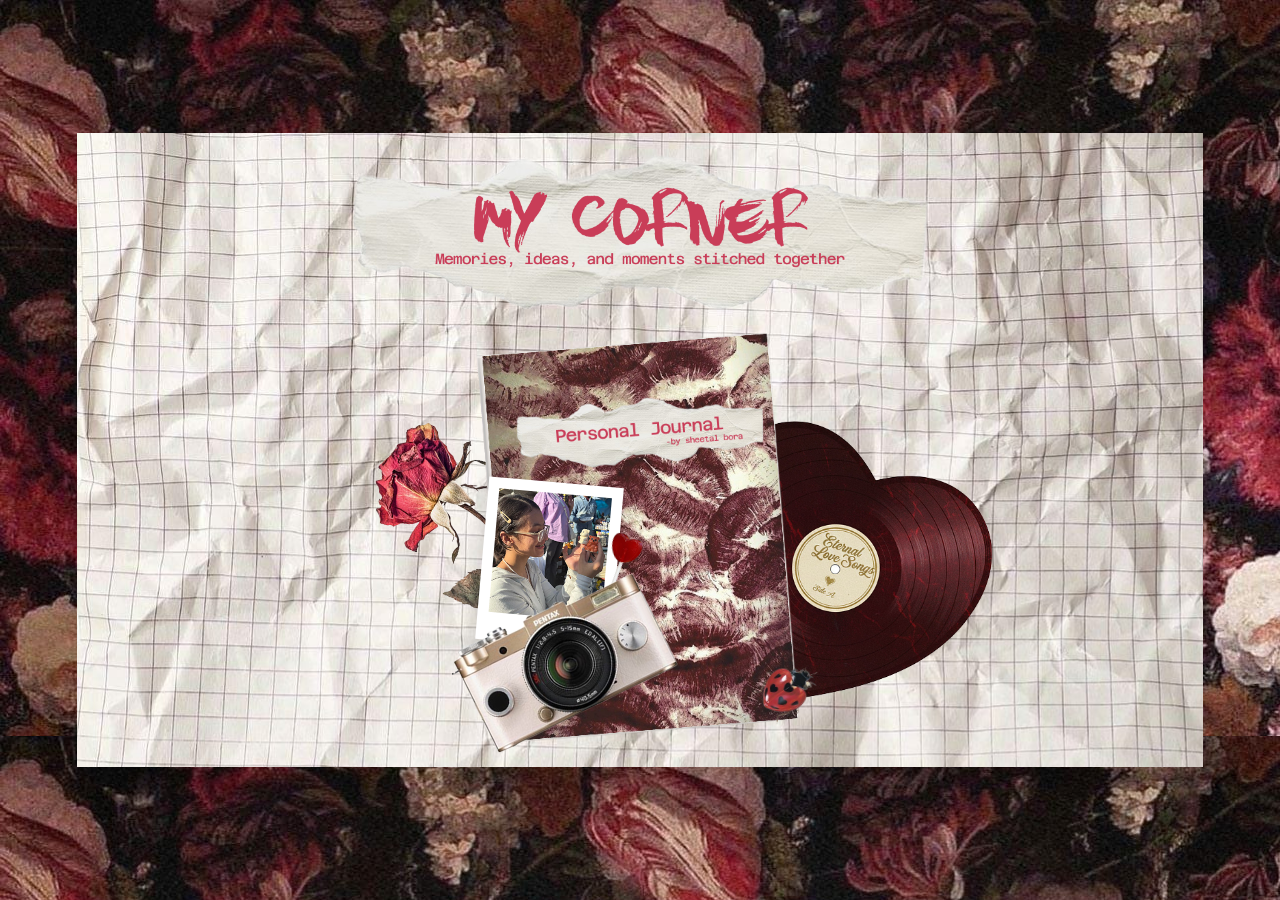
<file: index.html>
<!DOCTYPE html>
<html lang="en">
<head>
  <meta charset="UTF-8" />
  <meta name="viewport" content="width=device-width, initial-scale=1.0" />
  <title>My Corner</title>
  <link rel="stylesheet" href="style.css" />
</head>
<body>

  <section class="scrapbook-page">

    <!-- not clickable -->
    <img src="Image/Group 17.png" alt="My Corner" class="title-img">

    <!-- journal cover -->
    <a href="Personal journal.html" class="item cover">
      <img src="Image/SCRAPBOOK.png" alt="Personal Journal">
    </a>

    <!-- rose -->
    <a href="rose.html" class="item rose">
      <img src="Image/ROSE.png" alt="Rose">
    </a>

    <!-- cd -->
    <a href="music.html" class="item cd">
      <img src="Image/CD.png" alt="Music CD">
    </a>

    <!-- camera -->
    <a href="camera.html" class="item camera">
      <img src="Image/CAMERA.png" alt="Camera">
    </a>

    <!-- insect -->
    <a href="insect.html" class="item insect">
      <img src="Image/INSECT.png" alt="Insect">
    </a>

    <!-- lollipop / heart -->
    <a class="item heart">
      <img src="Image/LOLIPOP.png" alt="Heart Sticker">
    </a>

    <!-- polaroid -->
    <a href="About me.html" class="item polaroid">
      <div class="polaroid-frame">
        <img src="Image/ME1.png" alt="Polaroid Photo" id="slideshow-photo">
      </div>
    </a>

  </section>

  <script src="script.js"></script>
</body>
</html>
</file>
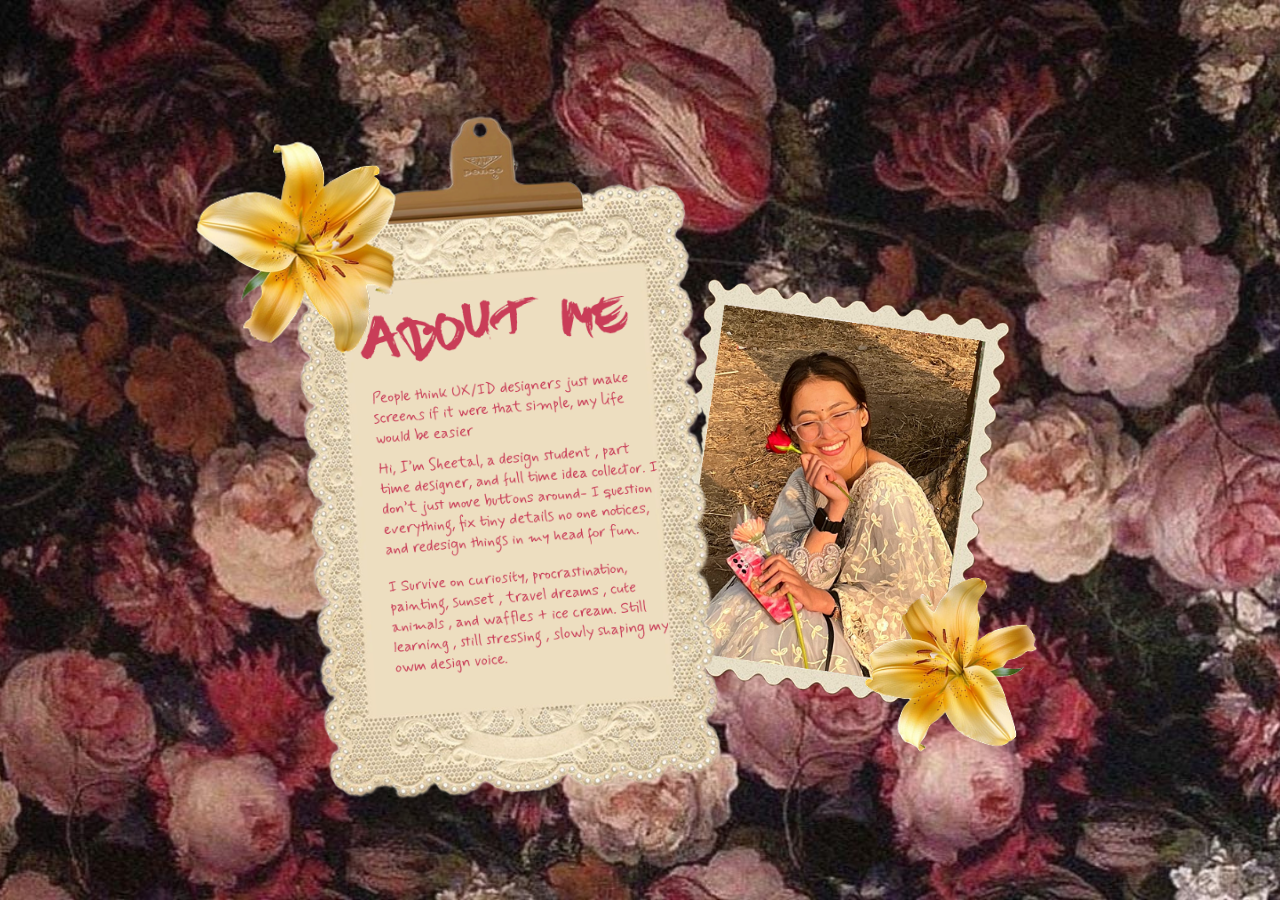
<file: About me.html>
<!DOCTYPE html>
<html lang="en">
<head>
<meta charset="UTF-8">
<meta name="viewport" content="width=device-width, initial-scale=1.0">
<title>About Me</title>

<style>

*{
margin:0;
padding:0;
box-sizing:border-box;
}

body{
height:100vh;
display:flex;
justify-content:center;
align-items:center;

background:url("Image/BGGGG.jpeg") center/cover no-repeat;

font-family:sans-serif;
}

/* main layout */

.container{
display:flex;
align-items:center;
justify-content:center;
gap:50px;
position:relative;
}

/* board */

.about-board{
width:485px;
display:block;
position:relative;
z-index:3;
}

/* polaroid group */

.polaroid-wrap{
position:relative;

width:380px;
height:440px;

margin-top:90px;
margin-left:-160px;
}

/* static polaroid frame */

.polaroid-back{
position:absolute;
top:0;
left:0;

width:100%;
height:100%;

object-fit:cover;
border-radius:8px;

z-index:1;
}

/* changing photo */

.polaroid-photo{
position:absolute;
top:0;
left:0;

width:100%;
height:100%;

object-fit:cover;
border-radius:8px;

transition:opacity .6s ease;

z-index:2;
}

/* flowers */

.flower{
position:absolute;
width:240px;
z-index:5;
pointer-events:none;
}

/* flower top left */

.flower-left{
top:-150px;
left:-460px;
}

/* flower bottom right */

.flower-right{
bottom:-80px;
right:-60px;
}

</style>
</head>

<body>

<div class="container">

<!-- about board -->
<img src="Image/BOARD.png" class="about-board">


<!-- polaroid group -->
<div class="polaroid-wrap">

<!-- static polaroid frame -->
<img src="Image/BG ABOUT ME POLOROID.png" class="polaroid-back">

<!-- changing image -->
<img id="polaroid" class="polaroid-photo" src="Image/IMAGE ABOUT ME.png">

<!-- flower decorations -->
<img src="Image/yel flower upper.png" class="flower flower-left">

<img src="Image/yellow flower lower.png" class="flower flower-right">

</div>

</div>

<script>

/* slideshow images */

const images = [
"Image/IMAGE ABOUT ME.png",
"Image/ABOUT ME 1.png",
"Image/ABOUT ME 2.png",
"Image/ABOUT ME 5.png"
];

let index = 0;

function changePhoto(){

const photo = document.getElementById("polaroid");

photo.style.opacity = 0;

setTimeout(()=>{

index = (index + 1) % images.length;

photo.src = images[index];

photo.style.opacity = 1;

},300);

}

setInterval(changePhoto,3000);

</script>

</body>
</html>
</file>
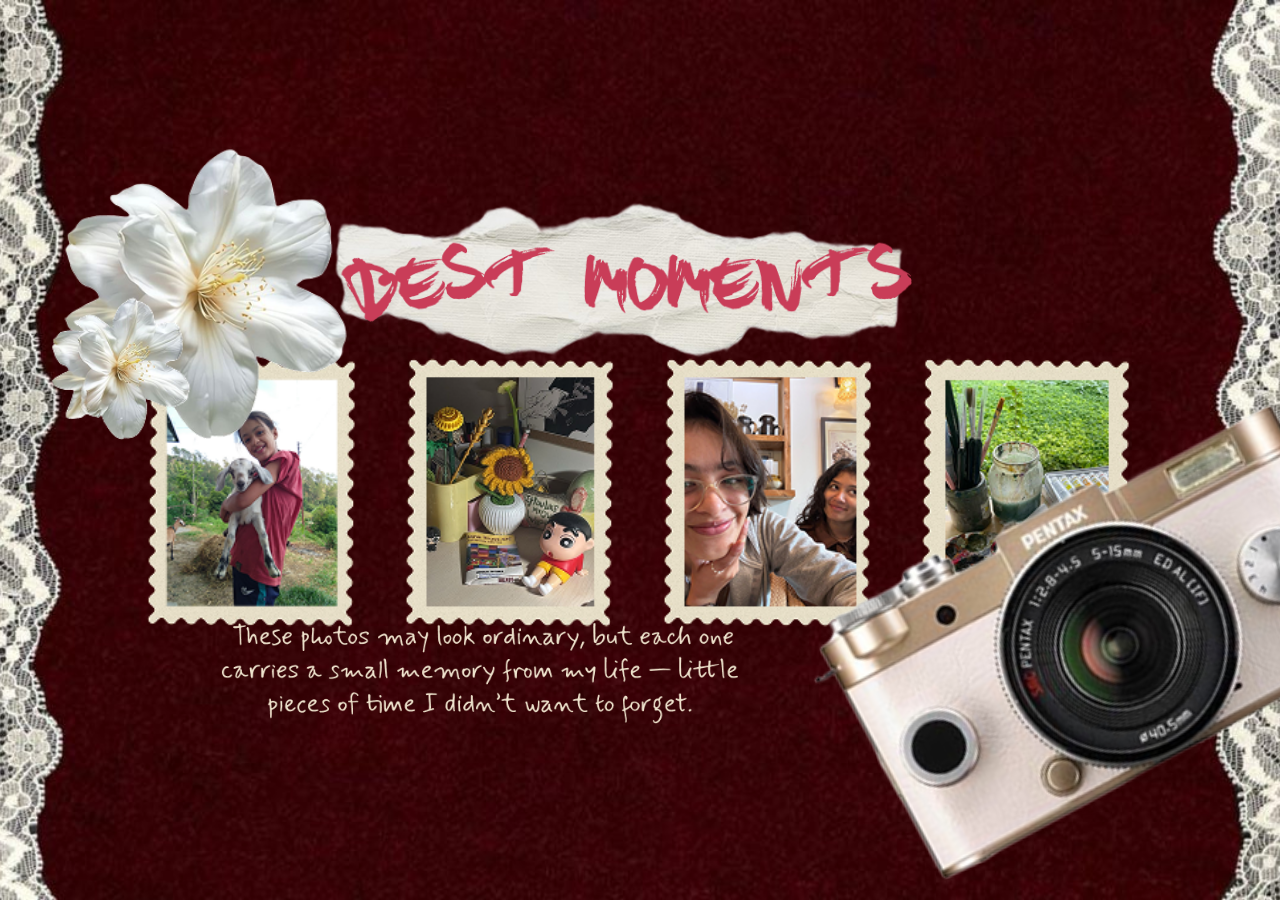
<file: camera.html>
<!DOCTYPE html>
<html lang="en">
<head>
  <meta charset="UTF-8" />
  <meta name="viewport" content="width=device-width, initial-scale=1.0" />
  <title>Best Moments</title>

  <style>
    *{
      margin:0;
      padding:0;
      box-sizing:border-box;
    }

    html, body{
      width:100%;
      height:100%;
    }

    body{
      min-height:100vh;
      display:flex;
      justify-content:center;
      align-items:center;
      overflow:hidden;
      font-family:Arial, sans-serif;
      background:url("Image/MOMENT BACKGROUND.jpeg") center center / cover no-repeat;
    }

    .scene{
      position:relative;
      width:min(96vw, 1400px);
      aspect-ratio:16 / 9;
      overflow:visible;
    }

    /* flower */
    .flower-img{
      position:relative;
      top:6%;
      left:2%;
      width:60%;
      max-width:300px;
      z-index:5;
      
    }

    /* heading */
    .title-img{
      position:relative;
      top:-30%;
      left:50%;
      transform:translateX(-50%);
      width: 60%;
      max-width:620px;
      z-index:4;
      display:block;
    }

    /* center photos */
    .center-photos{
      position:absolute;
      top:32%;
      left:50%;
      transform:translateX(-50%);
      display:flex;
      justify-content:center;
      align-items:flex-start;
      gap:8px;
      width:auto;
      z-index:4;
    }

    .polaroid{
      width:250px;
      aspect-ratio:3/4;
      object-fit:cover;
      display:block;
      transition:all 0.4s ease;
      cursor:pointer;
    }

    .polaroid:hover{
      transform:scale(1.08);
  
    }

    /* text content */
    .content-img{
      position:absolute;
      top:75%;
      left:37%;
      transform:translateX(-50%);
      width:42%;
      max-width:760px;
      z-index:4;
      display:block;
    }

    /* camera */
    .camera-img{
      position:absolute;
      right:-12%;
      bottom:-8%;
      width:88%;
      max-width:610px;
      z-index:6;
      transform:rotate(-15deg);
      display:block;
    }

    @media (max-width: 900px){
      .title-img{
        width:52%;
        top:12%;
      }

      .flower-img{
        width:16%;
      }

      .polaroid{
        width:130px;
      }

      .center-photos{
        top:35%;
        gap:18px;
      }

      .content-img{
        width:64%;
        top:66%;
      }

      .camera-img{
        width:36%;
      }
    }

    @media (max-width: 640px){
      .scene{
        width:100vw;
        aspect-ratio:9 / 16;
      }

      .title-img{
        width:68%;
        top:10%;
      }

      .flower-img{
        width:22%;
        top:5%;
        left:2%;
      }

      .center-photos{
        top:28%;
        gap:10px;
      }

      .polaroid{
        width:82px;
      }

      .content-img{
        width:82%;
        top:52%;
      }

      .camera-img{
        width:48%;
        right:-6%;
        bottom:-1%;
      }
    }
  </style>
</head>
<body>

  <div class="scene">

    <!-- flower -->
    <img src="Image/MO WHITE FLOWER.png" alt="Flower" class="flower-img">

    <!-- title image -->
    <img src="Image/MOMENT MAIN HEADING.png" alt="Best Moments" class="title-img">

    <!-- middle four images -->
    <div class="center-photos">
      <img src="Image/M1.png" class="polaroid" alt="Photo 1">
      <img src="Image/MO4.png" class="polaroid" alt="Photo 2">
      <img src="Image/M3.png" class="polaroid" alt="Photo 3">
      <img src="Image/M4.png" class="polaroid" alt="Photo 4">
    </div>

    <!-- text content image -->
    <img src="Image/MO CONTENT.png" alt="Text Content" class="content-img">

    <!-- camera -->
    <img src="Image/CAMERA.png" alt="Camera" class="camera-img">

  </div>

</body>
</html>
</file>
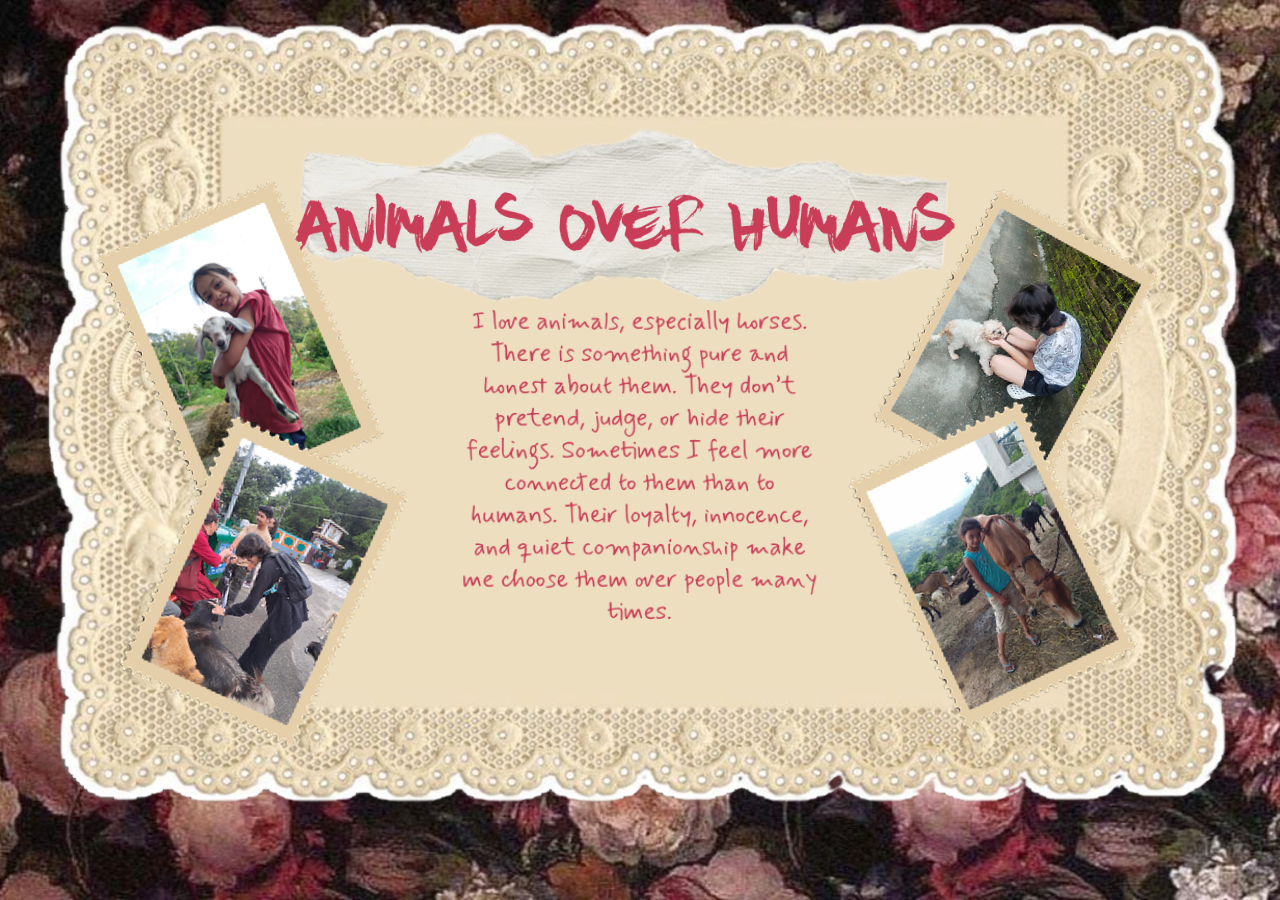
<file: insect.html>
<!DOCTYPE html>
<html lang="en">
<head>
  <meta charset="UTF-8" />
  <meta name="viewport" content="width=device-width, initial-scale=1.0" />
  <title>Animals Over Humans</title>

  <style>
    *{
      margin:0;
      padding:0;
      box-sizing:border-box;
    }

    body{
      min-height:100vh;
      display:flex;
      justify-content:center;
      align-items:center;
      overflow:hidden;
      background:url("Image/BGGGG.jpeg") center/cover no-repeat;
      font-family:Arial, sans-serif;
    }

    .scene{
      position:relative;
      width:min(92vw, 1300px);
      aspect-ratio:16/10;
    }

    /* white board image */
    .board{
      position:absolute;
      inset:0;
      width:110%;
      height:110%;
      object-fit:contain;
      z-index:1;
      left:-55px;
      top: -10%
      ;
      pointer-events:none;
      user-select:none;
    }

    /* heading image */
    .heading{
      position:absolute;
      top:5%;
      left:50%;
      transform:translateX(-50%);
      width:60%;
      max-width:700px;
      z-index:3;
      pointer-events:none;
      user-select:none;
    }

    /* text image */
    .text-img{
      position:absolute;
      top:31%;
      left:50%;
      transform:translateX(-50%);
      width:30%;
      max-width:470px;
      z-index:3;
      pointer-events:none;
      user-select:none;
    }

    /* common photo style */
    .photo{
      position:absolute;
      width:90%;
      max-width:260px;
      z-index:3;
      display:block;
      user-select:none;
    }

    .photo img{
      width:100%;
      display:block;
      pointer-events:none;
    }

    /* left photos */
    .photo1{
      top:14%;
      left:5%;
      transform:rotate(-9deg);
    }

    .photo2{
      top:46%;
      left:7%;
      transform:rotate(10deg);
    }

    /* right photos */
    .photo3{
      top:15%;
      right:7%;
      transform:rotate(10deg);
    }

    .photo4{
      top:44%;
      right:9%;
      transform:rotate(-10deg);
    }
/* hover effect for photos */

.photo{
transition: all .35s ease;
cursor:pointer;
}

.photo:hover{
transform: scale(1.08) rotate(0deg);
filter: drop-shadow(0 12px 20px rgba(0,0,0,0.25));
z-index:5;
}
.photo1:hover{
transform:scale(1.08) rotate(-5deg);
}

.photo2:hover{
transform:scale(1.08) rotate(5deg);
}

.photo3:hover{
transform:scale(1.08) rotate(5deg);
}

.photo4:hover{
transform:scale(1.08) rotate(-5deg);
}
    @media (max-width: 900px){
      .heading{
        width:58%;
      }

      .text-img{
        width:40%;
      }

      .photo{
        width:16%;
      }

      .photo1{ left:14%; }
      .photo2{ left:18%; }
      .photo3{ right:14%; }
      .photo4{ right:18%; }
    }

    @media (max-width: 640px){
      .scene{
        width:100vw;
        aspect-ratio:9/16;
      }

      .heading{
        width:74%;
        top:9%;
      }

      .text-img{
        width:56%;
        top:33%;
      }

      .photo{
        width:22%;
      }

      .photo1{
        top:24%;
        left:8%;
      }

      .photo2{
        top:62%;
        left:12%;
      }

      .photo3{
        top:24%;
        right:8%;
      }

      .photo4{
        top:62%;
        right:12%;
      }
    }
  </style>
</head>
<body>

  <div class="scene">

    <!-- white background board image -->
    <img src="Image/ANIMAL BG.png" alt="Board" class="board">

    <!-- heading image -->
    <img src="Image/ANIMAL MAIN HEADING.png" alt="Animals Over Humans" class="heading">

    <!-- center text image -->
    <img src="Image/ANIMAL CONTENT.png" alt="Text Content" class="text-img">

    <!-- side images -->
    <div class="photo photo1">
      <img src="Image/ANIMAL P1.png" alt="Photo 1">
    </div>

    <div class="photo photo2">
      <img src="Image/ANIMAL P2.png" alt="Photo 2">
    </div>

    <div class="photo photo3">
      <img src="Image/ANIMAL RIGHT P1.png" alt="Photo 3">
    </div>

    <div class="photo photo4">
      <img src="Image/ANIMAL RIGHT P2.png" alt="Photo 4">
    </div>

  </div>

</body>
</html>
</file>
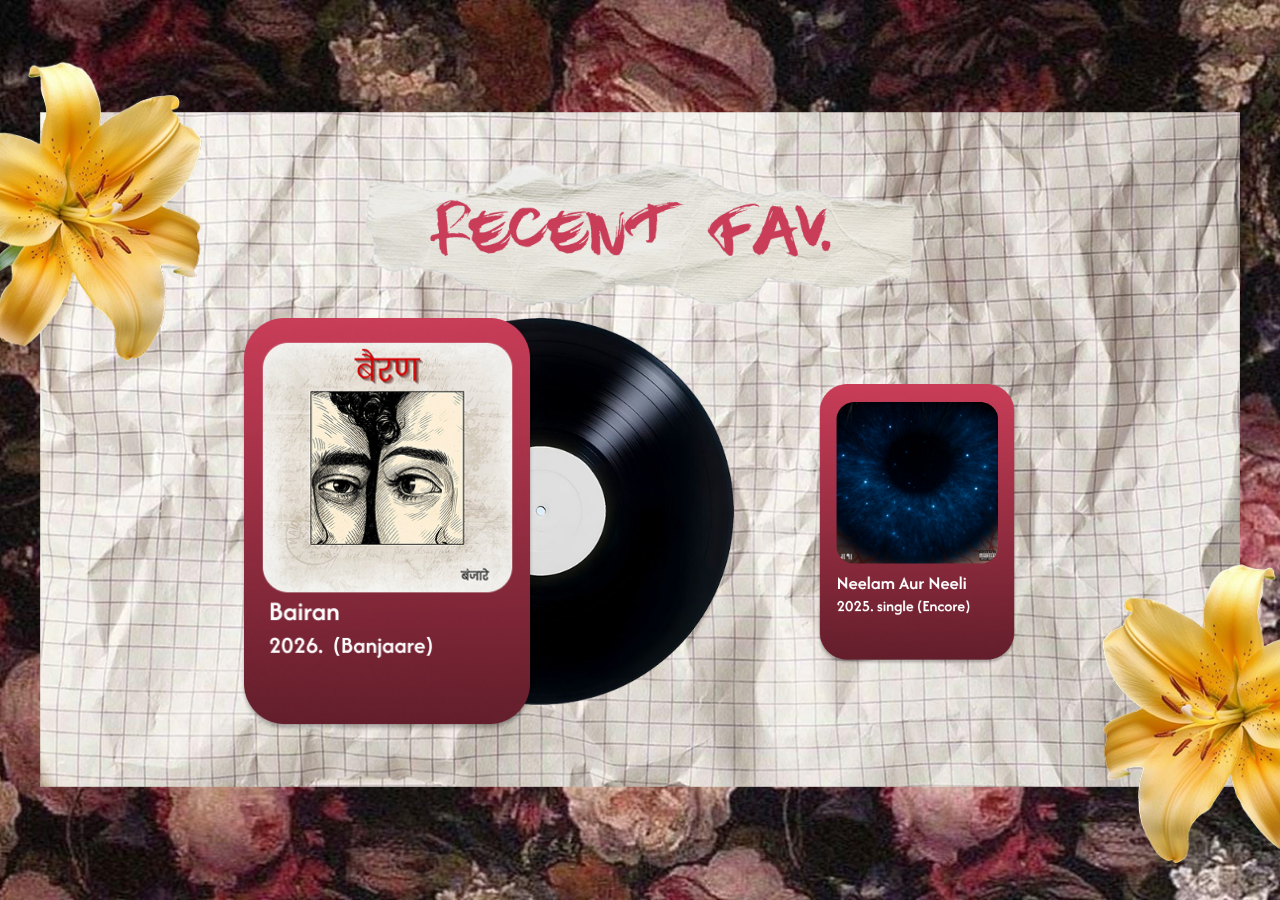
<file: music.html>
<!DOCTYPE html>
<html lang="en">
<head>
<meta charset="UTF-8">
<meta name="viewport" content="width=device-width, initial-scale=1.0">
<title>Recent Fav</title>

<style>

*{
margin:0;
padding:0;
box-sizing:border-box;
}

body{
min-height:100vh;
display:flex;
justify-content:center;
align-items:center;
overflow:hidden;
font-family:Arial,sans-serif;

background:url("Image/mbg.png") center/cover no-repeat;
}

.scene{
position:relative;
width:min(92vw,1280px);
aspect-ratio:16/9;
overflow:hidden;
}

/* heading */

.heading{
position:absolute;
top:5%;
left:50%;
transform:translateX(-50%);
width:50%;
max-width:560px;
z-index:10;
}

/* albums */

.album{
position:absolute;
cursor:pointer;
transition:all .8s cubic-bezier(.22,.8,.2,1);
z-index:6;
}

.album img{
width:100%;
display:block;
pointer-events:none;
}

/* big album */

.album-large{
left:16%;
top:30%;
width:25%;
}

/* small album */

.album-small{
left:65%;
top:40%;
width:17%;
}

/* CD */

.cd{
position:absolute;
left:25%;
top:30%;
width:33%;
z-index:4;
animation:spin 6s linear infinite;
}

.cd img{
width:100%;
}
/* album hover effect */

.album:hover{
transform:scale(1.05);

filter:drop-shadow(0 10px 20px rgba(0,0,0,0.25));

transition:all .35s ease;
}

/* small album stronger hover */

.album-small:hover{
transform:scale(1.08);
}

/* cd hover subtle glow */

.cd:hover{
filter:drop-shadow(0 0 10px rgba(255,255,255,0.35));
}
@keyframes spin{
from{transform:rotate(0deg);}
to{transform:rotate(360deg);}
}

/* music notes */

.music-layer{
position:absolute;
inset:0;
pointer-events:none;
z-index:9;
}

.note{
position:absolute;
font-size:26px;
color:#ff4a4a;
opacity:0;
animation:floatNote 4s linear infinite;
}

.note.n1{left:53%;top:45%;animation-delay:0s;}
.note.n2{left:56%;top:40%;animation-delay:1s;}
.note.n3{left:51%;top:49%;animation-delay:2s;}

@keyframes floatNote{

0%{
transform:translate(0,0) scale(.7);
opacity:0;
}

20%{
opacity:1;
}

80%{
opacity:1;
}

100%{
transform:translate(40px,-70px) scale(1.1);
opacity:0;
}

}

</style>
</head>

<body>

<div class="scene state-bairan" id="scene">

<!-- heading -->
<img src="Image/music heading.png" class="heading">

<!-- big album -->
<div class="album album-large" id="bigAlbumWrap">
<img src="Image/music biran full.png" id="bigAlbum">
</div>

<!-- CD -->
<div class="cd">
<img src="Image/music cd.png">
</div>

<!-- small album -->
<div class="album album-small" id="smallAlbumWrap">
<img src="Image/music neelm full.png" id="smallAlbum">
</div>

<!-- music notes -->
<div class="music-layer">
<div class="note n1">♪</div>
<div class="note n2">♫</div>
<div class="note n3">♩</div>
</div>

</div>

<script>

const scene=document.getElementById("scene")
const bigAlbum=document.getElementById("bigAlbum")
const smallAlbum=document.getElementById("smallAlbum")

const bigWrap=document.getElementById("bigAlbumWrap")
const smallWrap=document.getElementById("smallAlbumWrap")

let current="bairan"

function swap(){

if(current==="bairan"){

bigAlbum.src="Image/music neelm full.png"
smallAlbum.src="Image/music biran full.png"

current="neelam"

}else{

bigAlbum.src="Image/music biran full.png"
smallAlbum.src="Image/music neelm full.png"

current="bairan"

}

}

bigWrap.onclick=swap
smallWrap.onclick=swap

</script>

</body>
</html>
</file>
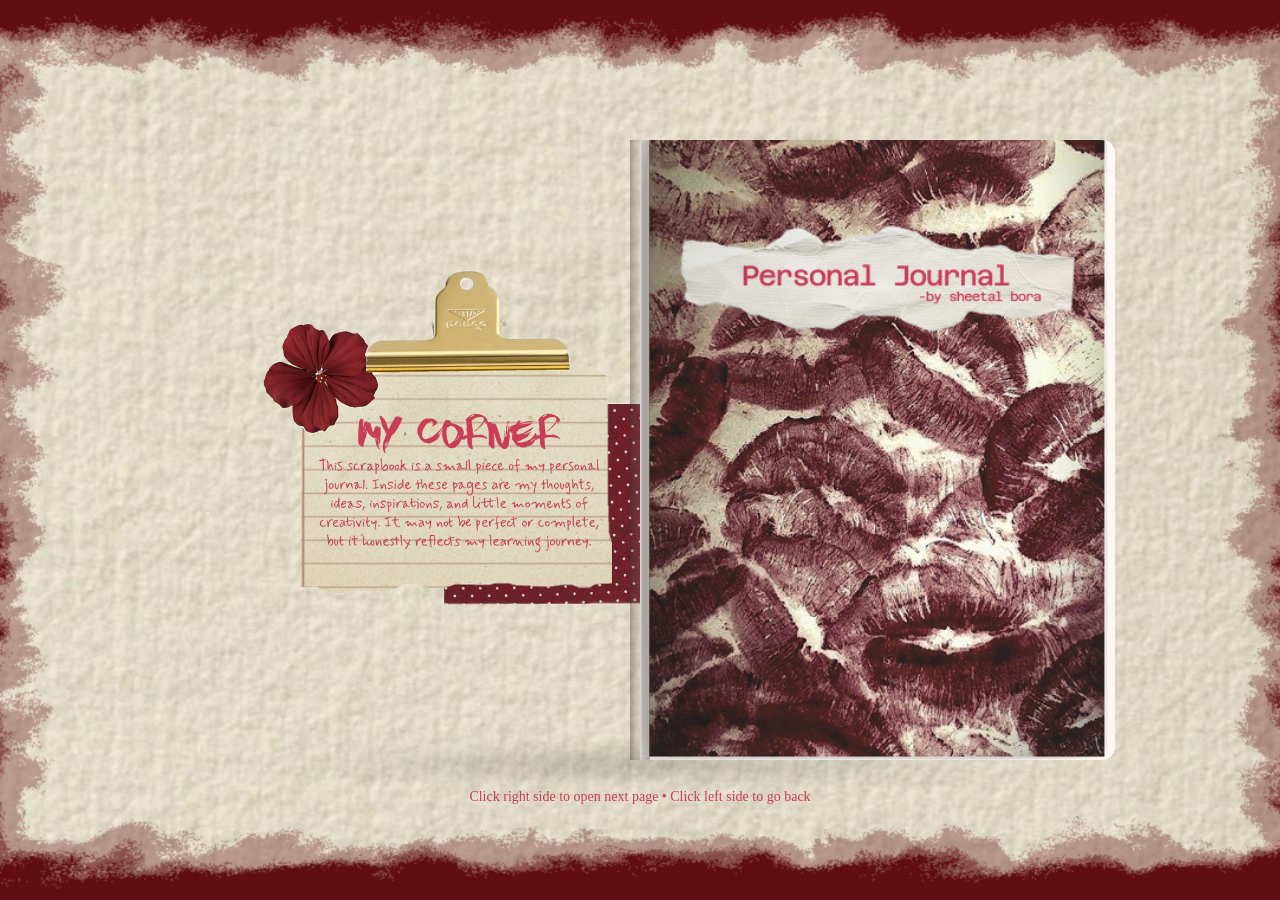
<file: Personal journal.html>
<!DOCTYPE html>
<html lang="en">
<head>
  <meta charset="UTF-8" />
  <meta name="viewport" content="width=device-width, initial-scale=1.0" />
  <title>Journal Scrapbook</title>

  <style>
    *{
      margin:0;
      padding:0;
      box-sizing:border-box;
    }

    :root{
      --paper:#fbf7f1;
      --paper-back:#f1e7d8;
      --book-width:min(76vw, 950px);
      --book-height:min(78vh, 620px);
    }

    body{
      min-height:100vh;
      font-family:Georgia,"Times New Roman",serif;
      background:url("Image/N BG.jpeg") center/cover no-repeat;
      overflow:hidden;
    }

    .main-wrap{
      width:100%;
      min-height:100vh;
      display:flex;
      align-items:center;
      justify-content:center;
      padding:30px 20px;
    }

    .book-area{
      position:relative;
      width:var(--book-width);
      height:var(--book-height);
      perspective:3000px;
    }

    .book-shadow-floor{
      position:absolute;
      left:10%;
      bottom:-18px;
      width:80%;
      height:28px;
      background:radial-gradient(ellipse at center, rgba(0,0,0,0.28), transparent 72%);
      filter:blur(10px);
      z-index:0;
    }

    .moving-shadow{
      position:absolute;
      top:2%;
      left:50%;
      width:22%;
      height:96%;
      z-index:6;
      pointer-events:none;
      background:linear-gradient(to right, rgba(0,0,0,0.12), transparent);
      filter:blur(8px);
      opacity:.5;
      transition:left .9s ease,width .9s ease,opacity .9s ease;
    }

    .book{
      position:relative;
      width:100%;
      height:100%;
      transform-style:preserve-3d;
      z-index:2;
    }

    .spine{
      position:absolute;
      left:50%;
      top:0;
      transform:translateX(-50%);
      width:20px;
      height:100%;
      z-index:8;
      background:
        linear-gradient(
          to right,
          rgba(40,20,10,0.35),
          rgba(255,255,255,0.08),
          rgba(40,20,10,0.18)
        );
      box-shadow:
        inset 6px 0 10px rgba(255,255,255,0.08),
        inset -6px 0 12px rgba(0,0,0,0.14);
    }

    .left-static{
      position:absolute;
      top:0;
      left:0;
      width:50%;
      height:100%;
      border-radius:14px 0 0 14px;
      overflow:hidden;
      z-index:1;
    }

    .side-image{
      position:absolute;
      max-width:88%;
      max-height:58%;
      object-fit:contain;
      display:block;
      z-index:2;
    }

    .front-left-image{
      left:20%;
      top:50%;
      transform:translateY(-50%);
    }

    .back-right-image{
      right:14%;
      top:50%;
      transform:translateY(-50%);
    }

    .sheet{
      position:absolute;
      top:0;
      left:50%;
      width:50%;
      height:100%;
      transform-origin:left center;
      transform-style:preserve-3d;
      transition:transform 1.2s cubic-bezier(.2,.7,.15,1);
      cursor:pointer;
    }

    .sheet.flipped{
      transform:rotateY(-180deg);
    }

    .page{
      position:absolute;
      inset:0;
      overflow:hidden;
      backface-visibility:hidden;
      border-left:1px solid rgba(120,90,65,0.14);
      border-radius:0 14px 14px 0;
    }

    .page.front{
      background:
        linear-gradient(to right,rgba(0,0,0,0.08),transparent 20%),
        linear-gradient(to bottom,rgba(255,255,255,0.65),transparent 12%),
        repeating-linear-gradient(
          to bottom,
          transparent 0px,
          transparent 30px,
          rgba(170,140,110,0.05) 31px
        ),
        var(--paper);
    }

    .page.back{
      background:
        linear-gradient(to left,rgba(0,0,0,0.09),transparent 20%),
        linear-gradient(to bottom,rgba(255,255,255,0.42),transparent 10%),
        repeating-linear-gradient(
          to bottom,
          transparent 0px,
          transparent 30px,
          rgba(170,140,110,0.05) 31px
        ),
        var(--paper-back);
      transform:rotateY(180deg);
      border-radius:14px 0 0 14px;
    }

    .cover-img{
      width:100%;
      height:100%;
      object-fit:cover;
      display:block;
    }

    .page-img-wrap{
      position:absolute;
      inset:0;
      display:flex;
      align-items:center;
      justify-content:center;
      padding:22px;
    }

    .page-img{
      max-width:92%;
      max-height:92%;
      object-fit:contain;
      display:block;
      filter:drop-shadow(0 8px 14px rgba(0,0,0,0.12));
    }

    .page-no{
      position:absolute;
      bottom:16px;
      font-size:12px;
      color:rgba(92,67,46,0.45);
      letter-spacing:1px;
      z-index:5;
    }

    .page.front .page-no{
      right:18px;
    }

    .page.back .page-no{
      left:18px;
    }

    .nav-zone{
      position:absolute;
      top:0;
      width:20%;
      height:100%;
      z-index:50;
      cursor:pointer;
    }

    .nav-zone.left{ left:0; }
    .nav-zone.right{ right:0; }

    .hint{
      position:absolute;
      bottom:-45px;
      width:100%;
      text-align:center;
      font-size:14px;
      color:#C93D58;
    }

    .back-side-panel{
      position:absolute;
      top:0;
      right:0;
      width:50%;
      height:100%;
      border-radius:0 14px 14px 0;
      overflow:hidden;
      z-index:1;
      opacity:0;
      pointer-events:none;
      transition:opacity .4s ease;
    }

    .back-side-panel.show{
      opacity:1;
    }

    @media (max-width:900px){
      :root{
        --book-width:min(94vw, 820px);
        --book-height:min(64vh, 520px);
      }

      .side-image{
        max-width:74%;
        max-height:32%;
      }
    }

    @media (max-width:640px){
      :root{
        --book-width:96vw;
        --book-height:54vh;
      }

      .hint{
        font-size:12px;
        bottom:-34px;
      }

      .side-image{
        max-width:76%;
        max-height:28%;
      }

      .page-img{
        max-width:94%;
        max-height:94%;
      }
    }
  </style>
</head>

<body>
  <div class="main-wrap">
    <div class="book-area">

      <div class="book-shadow-floor"></div>
      <div class="moving-shadow" id="movingShadow"></div>

      <div class="book" id="book">

        <!-- left static starting page -->
        <div class="left-static" id="frontLeftPanel">
          <img src="Image/MYY CORNER.png" alt="My Corner" class="side-image front-left-image">
        </div>

        <!-- right static ending page -->
        <div class="back-side-panel" id="backRightPanel">
          <img src="Image/BEFFORE U GO.png" alt="Back Text" class="side-image back-right-image">
        </div>

        <div class="spine"></div>

        <!-- FRONT COVER + PAGE 1 -->
        <div class="sheet" data-sheet="0">
          <div class="page front">
            <img src="Image/front cover page.png" class="cover-img" alt="Front Cover">
          </div>
          <div class="page back">
            <div class="page-img-wrap">
            </div>
            <div class="page-no">1</div>
          </div>
        </div>

        <!-- PAGE 2 + PAGE 3 -->
        <div class="sheet" data-sheet="1">
          <div class="page front">
            <div class="page-img-wrap">
              <img src="Image/SCRAP BOOK 2 PAGE.png" class="page-img" alt="Page 2">
            </div>
            <div class="page-no">2</div>
          </div>
          <div class="page back">
            <div class="page-img-wrap">
              <img src="Image/SCRAP BOOK 3 PAGE.png" class="page-img" alt="Page 3">
            </div>
            <div class="page-no">3</div>
          </div>
        </div>

        <!-- PAGE 4 + PAGE 5 -->
        <div class="sheet" data-sheet="2">
          <div class="page front">
            <div class="page-img-wrap">
              <img src="Image/SCRAP BOOK 4 PAGE.png" class="page-img" alt="Page 4">
            </div>
            <div class="page-no">4</div>
          </div>
          <div class="page back">
            <div class="page-img-wrap">
              <img src="Image/SCRAP BOOK 5 PAGE.png" class="page-img" alt="Page 5">
            </div>
            <div class="page-no">5</div>
          </div>
        </div>

        <!-- PAGE 6 + PAGE 7 -->
        <div class="sheet" data-sheet="3">
          <div class="page front">
            <div class="page-img-wrap">
              <img src="Image/SCRAP BOOK 6 PAGE.png" class="page-img" alt="Page 6">
            </div>
            <div class="page-no">6</div>
          </div>
          <div class="page back">
            <div class="page-img-wrap">
              <img src="Image/SCRAP BOOK 7 PAGE.png" class="page-img" alt="Page 7">
            </div>
            <div class="page-no">7</div>
          </div>
        </div>

        <!-- PAGE 8 + BACK COVER -->
        <div class="sheet" data-sheet="4">
          <div class="page front">
            <div class="page-img-wrap">
              <img src="Image/SCRAP BOOK 8 PAGE.png" class="page-img" alt="Page 8">
            </div>
            <div class="page-no">8</div>
          </div>
          <div class="page back">
            <img src="Image/back book cover.png" class="cover-img" alt="Back Cover">
          </div>
        </div>

      </div>

      <div class="nav-zone left" id="leftZone"></div>
      <div class="nav-zone right" id="rightZone"></div>

      <div class="hint">
        Click right side to open next page • Click left side to go back
      </div>

    </div>
  </div>

  <script>
    const sheets = document.querySelectorAll(".sheet");
    const leftZone = document.getElementById("leftZone");
    const rightZone = document.getElementById("rightZone");
    const movingShadow = document.getElementById("movingShadow");
    const backRightPanel = document.getElementById("backRightPanel");

    let currentSheet = 0;
    const totalSheets = sheets.length;

    function setZIndexes(){
      sheets.forEach((sheet,index)=>{
        if(!sheet.classList.contains("flipped")){
          sheet.style.zIndex = totalSheets - index + 2;
        }else{
          sheet.style.zIndex = index + 1;
        }
      });
    }

    function updateMovingShadow(){
      const progress = currentSheet / totalSheets;
      const left = 50 - (progress * 20);
      const width = 22 + (progress * 12);
      const opacity = 0.50 - (progress * 0.12);

      movingShadow.style.left = left + "%";
      movingShadow.style.width = width + "%";
      movingShadow.style.opacity = opacity;

      if(currentSheet === totalSheets){
        backRightPanel.classList.add("show");
      }else{
        backRightPanel.classList.remove("show");
      }
    }

    function goNext(){
      if(currentSheet < totalSheets){
        sheets[currentSheet].classList.add("flipped");
        currentSheet++;
        setZIndexes();
        updateMovingShadow();
      }
    }

    function goPrev(){
      if(currentSheet > 0){
        currentSheet--;
        sheets[currentSheet].classList.remove("flipped");
        setZIndexes();
        updateMovingShadow();
      }
    }

    rightZone.addEventListener("click", goNext);
    leftZone.addEventListener("click", goPrev);

    window.addEventListener("keydown", (e)=>{
      if(e.key === "ArrowRight") goNext();
      if(e.key === "ArrowLeft") goPrev();
    });

    setZIndexes();
    updateMovingShadow();
  </script>
</body>
</html>
</file>
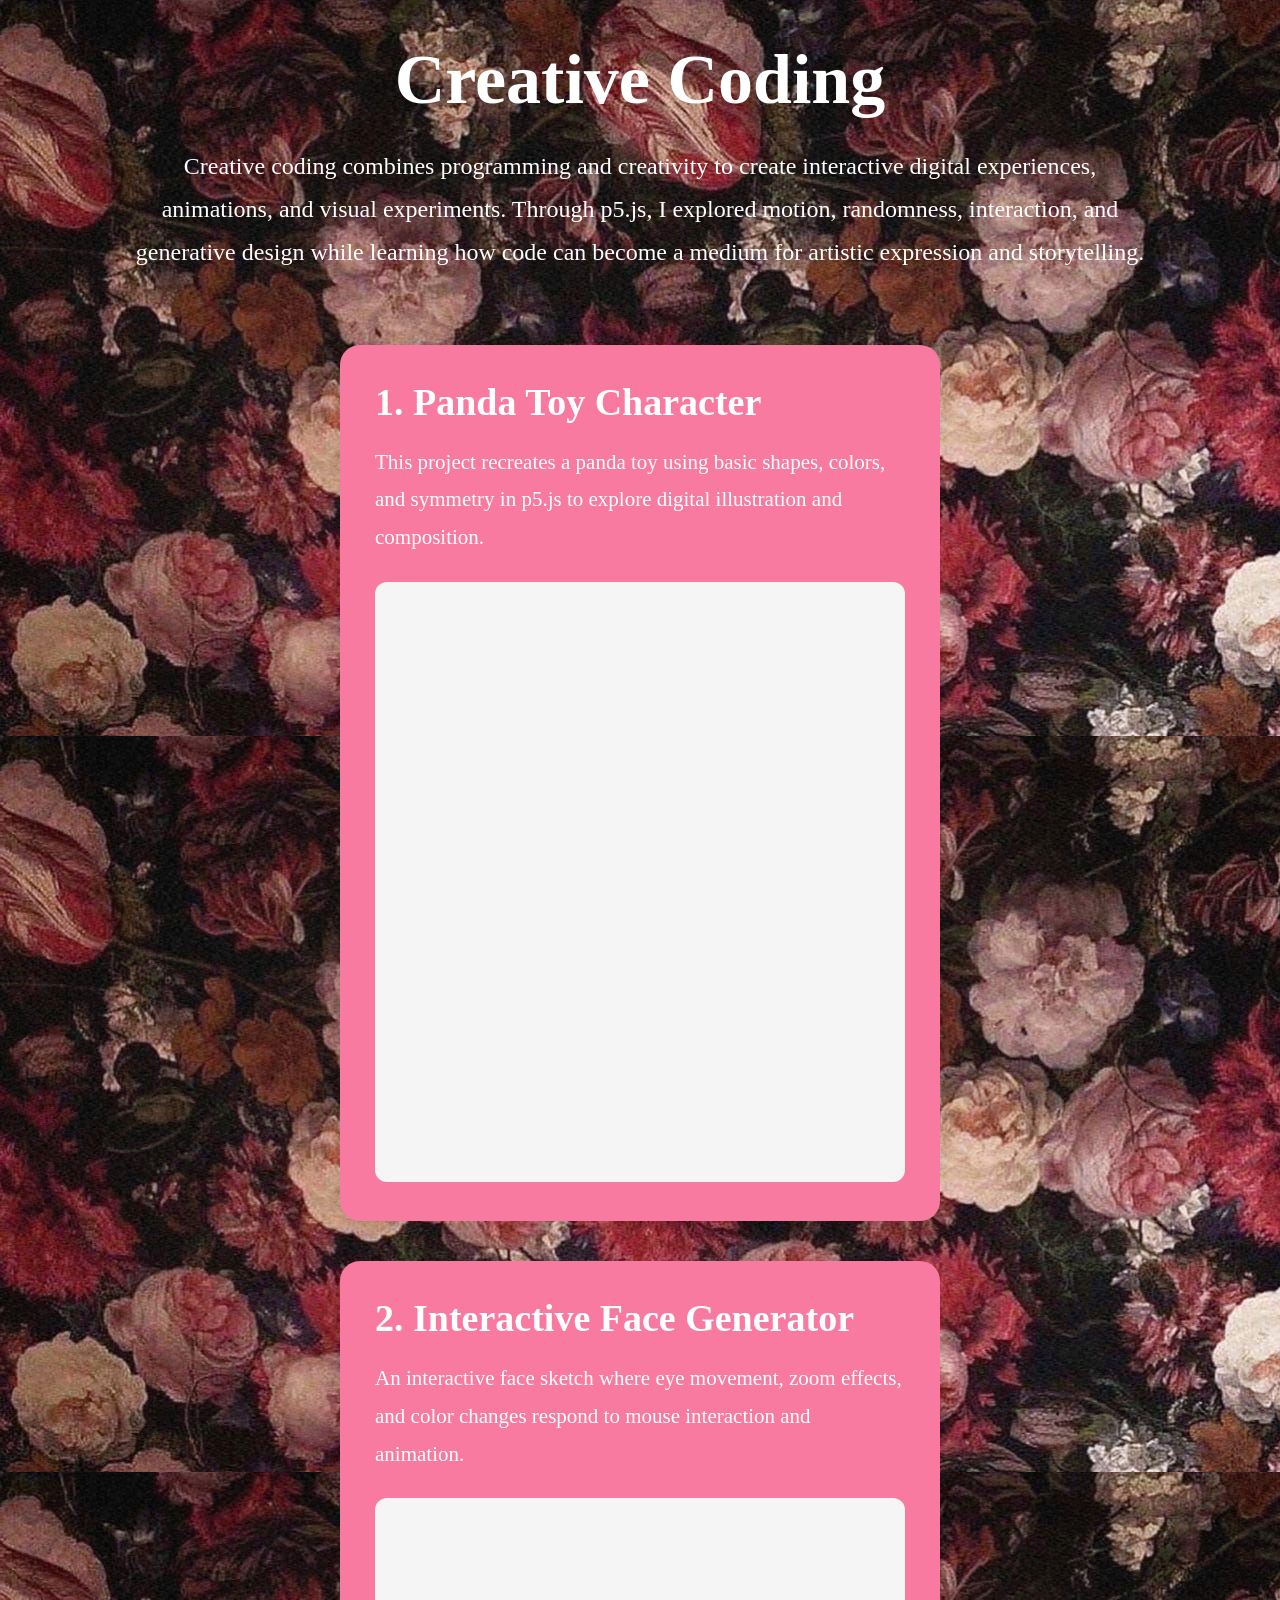
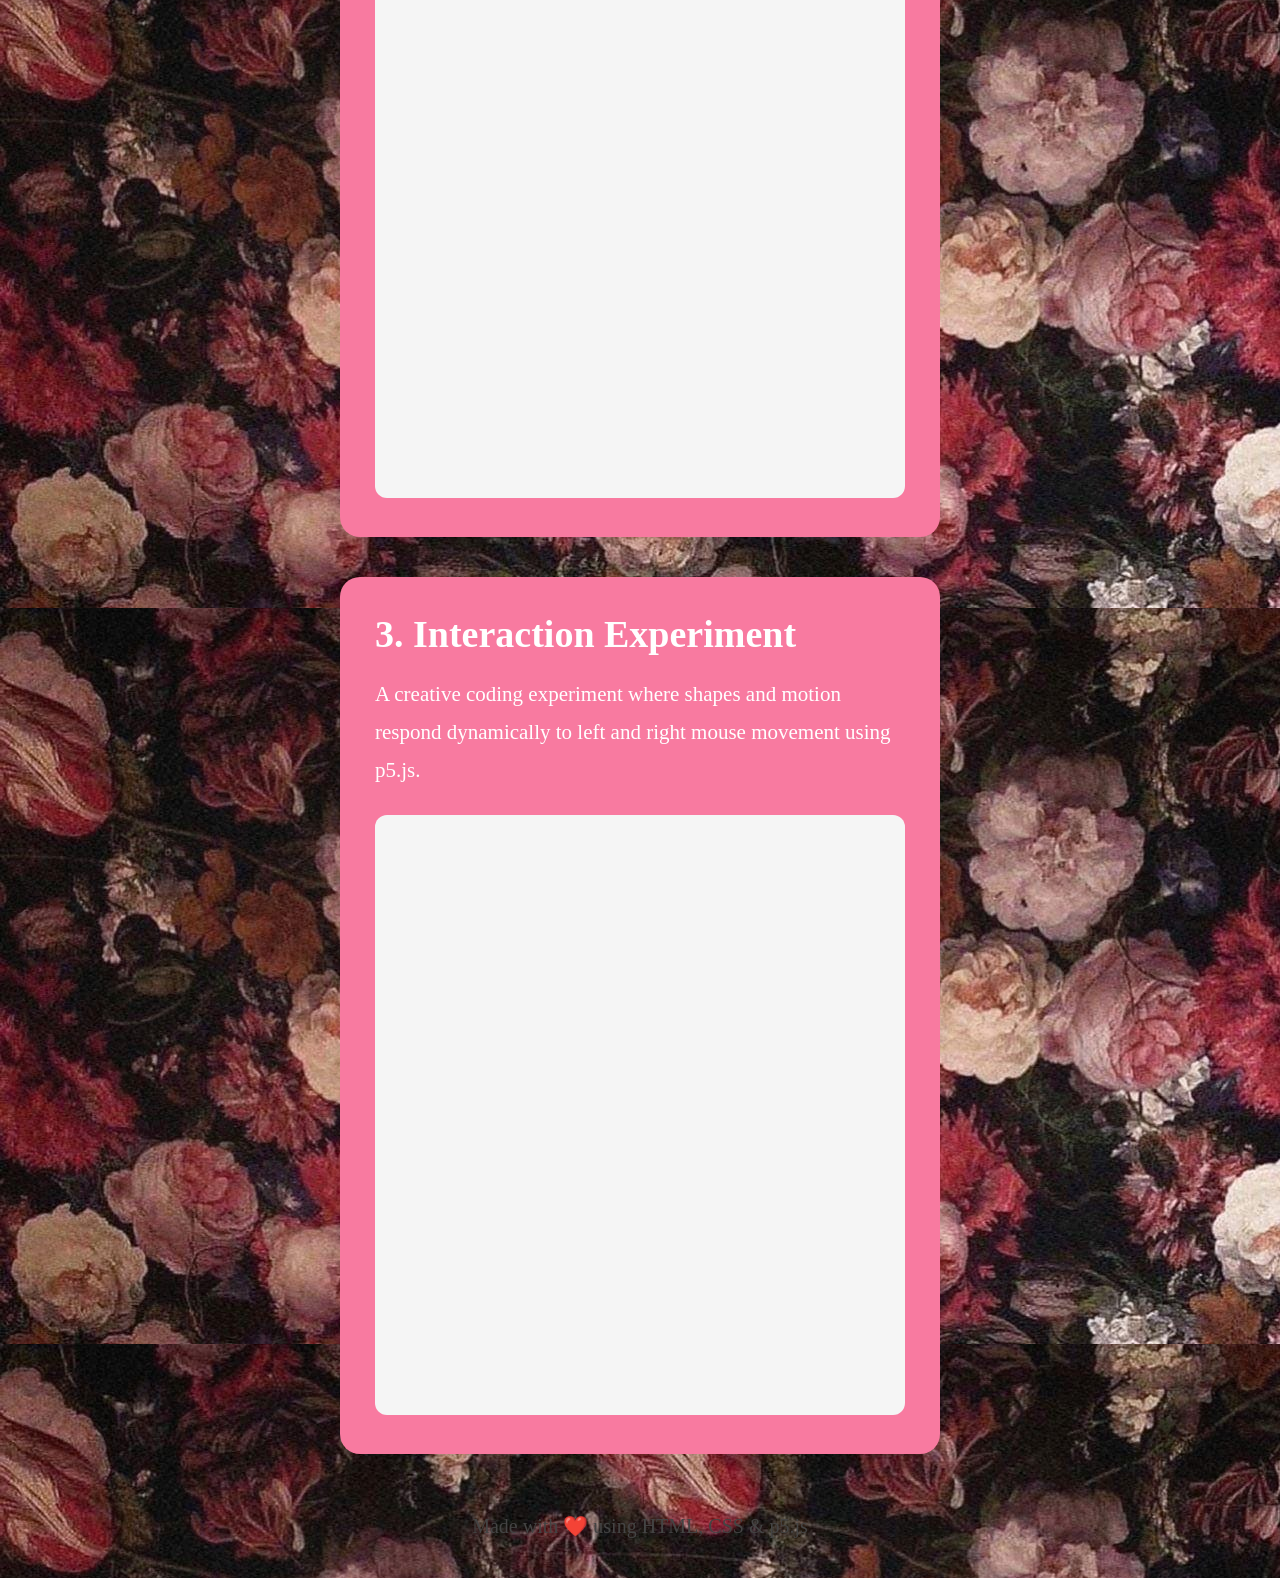
<file: Rose.html>
<!DOCTYPE html>
<html lang="en">

<head>
  <meta charset="UTF-8">
  <meta name="viewport" content="width=device-width, initial-scale=1.0">

  <title>Creative Coding</title>

  <style>

    *{
      margin:0;
      padding:0;
      box-sizing:border-box;
    }

    body{
      background-image: url(Image/BGGGG.jpeg);
      font-family:Georgia, serif;
      color:#ffffff;
      padding:40px;
    }

    .main-heading{
      text-align:center;
      margin-bottom:70px;
    }

    .main-heading h1{
      font-size:70px;
      margin-bottom:25px;
    }

    .main-heading p{
      width:85%;
      margin:auto;
      font-size:24px;
      line-height:1.8;
    }

    /* PROJECT LAYOUT */

    .projects{
      display:flex;
      flex-wrap:wrap;
      justify-content:center;
      gap:40px;
    }

    .project{
      width:600px;
      background:rgb(248, 122, 160);
      padding:35px;
      border-radius:20px;
      box-shadow:0 5px 15px rgba(0,0,0,0.08);
    }

    .project h2{
      font-size:38px;
      margin-bottom:20px;
    }

    .project p{
      font-size:21px;
      line-height:1.8;
      margin-bottom:25px;
    }

    iframe{
      width:100%;
      height:600px;
      border:none;
      border-radius:12px;
      background:#f5f5f5;
    }

    .footer{
      text-align:center;
      margin-top:60px;
      font-size:20px;
      color:#444;
    }

  </style>

</head>

<body>

  <!-- MAIN HEADING -->

  <div class="main-heading">

    <h1>Creative Coding</h1>

    <p>
      Creative coding combines programming and creativity to create
      interactive digital experiences, animations, and visual experiments.
      Through p5.js, I explored motion, randomness, interaction,
      and generative design while learning how code can become a medium
      for artistic expression and storytelling.
    </p>

  </div>


  <!-- PROJECTS -->

  <div class="projects">

    <!-- PROJECT 1 -->

    <div class="project">

      <h2>1. Panda Toy Character</h2>

      <p>
        

This project recreates a panda toy using basic shapes, colors, and symmetry in p5.js to explore digital illustration and composition.
      </p>

<iframe src="https://editor.p5js.org/sheetalbora7351/full/LM_2IAXqb"></iframe>
    </div>


    <!-- PROJECT 2 -->

    <div class="project">

      <h2> 2. Interactive Face Generator</h2>

      <p>
       

An interactive face sketch where eye movement, zoom effects, and color changes respond to mouse interaction and animation.

      </p>

<iframe src="https://editor.p5js.org/sheetalbora7351/full/SkWwdBpB9"></iframe>
    </div>


    <!-- PROJECT 3 -->

    <div class="project">

      <h2> 3.  Interaction Experiment</h2>

      <p>
       

A creative coding experiment where shapes and motion respond dynamically to left and right mouse movement using p5.js.
      </p>

<iframe src="https://editor.p5js.org/sheetalbora7351/full/JbV67K1TM"></iframe>
    </div>

  </div>


  <!-- FOOTER -->

  <div class="footer">
    Made with ❤️ using HTML, CSS & p5.js
  </div>

</body>

</html>
</file>
<file: style.css>
*{
  margin:0;
  padding:0;
  box-sizing:border-box;
}

body{
  min-height:100vh;
  display:flex;
  justify-content:center;
  align-items:center;
  overflow:hidden;
  font-family:Arial, Helvetica, sans-serif;
  background:linear-gradient(to bottom ,#cfcfcf ,#f6f3ec ,#87847D );
  background: url(Image/BGGGG.jpeg);
}

.scrapbook-page{
  width:min(1280px,88vw);
  aspect-ratio:16/9;
  position:relative;
  overflow:hidden;
  background:#f6f3ec;
  background: url(Image/WhatsApp\ Image\ 2026-03-13\ at\ 8.21.30\ PM\ \(1\).jpeg);
  box-shadow:0 18px 45px rgba(0,0,0,0.14);
}

/* heading */
.title-img{
  position:absolute;
  top:2%;
  left:50%;
  transform:translateX(-50%);
  width:52%;
  z-index:40;
  pointer-events:none;
  user-select:none;
}

/* common */
.item{
  position:absolute;
  display:block;
  transition:transform 0.35s ease, filter 0.35s ease;
}

.item img{
  width:100%;
  display:block;
  user-select:none;

}

/* BOOK */
.cover{
  width:29%;
  left:50%;
  top:31%;
  transform:translateX(-50%);
  z-index:20;
  transition:transform 0.35s ease, filter 0.35s ease;
}

.cover:hover{
  transform:translateX(-50%) scale(1.03);
  filter:drop-shadow(0 10px 18px rgba(0,0,0,0.16));
}

/* ROSE */
.rose{
  width:25%;
  left:24%;
  top:39%;
  transform:rotate(-8deg);
  z-index:12;
}

.rose:hover{
  transform:rotate(-8deg) scale(1.03);
  filter:drop-shadow(0 8px 16px rgba(0,0,0,0.14));
}

/* CD */
.cd{
  width:34%;
  left:50%;
  top:41%;
  z-index:11;
}

.cd:hover{
  transform:scale(1.02);
  filter:drop-shadow(0 8px 16px rgba(0,0,0,0.14));
}

/* POLAROID */
.polaroid{
  width:12%;
  left:36%;
  top:55%;
  transform:rotate(5deg);
  z-index:20;
  transition:transform 0.35s ease, filter 0.35s ease;
}

.polaroid:hover{
  transform:rotate(9deg) scale(1.04);
  filter:drop-shadow(0 10px 18px rgba(0,0,0,0.16));
}

/* top left right equal, bottom zyada */
.polaroid-frame{
  width:100%;
  background:#ffffff;
  padding:11px 11px 28px 11px;
  box-shadow:0 8px 18px rgba(0,0,0,0.18);
  overflow:hidden;
}

/* image inside polaroid */
.polaroid-frame img{
  width:100%;
  height:auto;
  display:block;
  opacity:1;
  transition:opacity 0.4s ease;
  object-fit:contain;
}

/* CAMERA */
.camera{
  width:21%;
  left:32.5%;
  top:70%;
  transform:rotate(-13deg);
  z-index:25;
}

.camera:hover{
  transform:rotate(-14deg) scale(1.03);
  filter:drop-shadow(0 8px 16px rgba(0,0,0,0.14));
}

/* LOLLIPOP */
.heart{
  width:4%;
  left:46.5%;
  top:63%;
  transform:rotate(-12deg);
  z-index:24;
}

.heart:hover{
  transform:rotate(-12deg) scale(1.06);
  filter:drop-shadow(0 6px 12px rgba(0,0,0,0.12));
}

/* INSECT */
.insect{
  width:5.8%;
  left:60%;
  top:84%;
  transform:rotate(8deg);
  z-index:26;
}

.insect:hover{
  transform:rotate(8deg) scale(1.06);
  filter:drop-shadow(0 6px 12px rgba(0,0,0,0.12));
}

/* tablet */
@media (max-width:1000px){
  .title-img{
    width:58%;
  }

  .cover{
    width:31%;
    top:32%;
  }

  .rose{
    width:21%;
    left:18%;
    top:58%;
  }

  .cd{
    width:27%;
    left:64%;
    top:47%;
  }

  .polaroid{
    width:16%;
    left:34%;
    top:60%;
  }

  .camera{
    width:23%;
    left:29%;
    top:78%;
  }

  .heart{
    width:6.2%;
    left:57%;
    top:65%;
  }

  .insect{
    width:6.8%;
    left:62%;
    top:86%;
  }
}

/* mobile */
@media (max-width:700px){
  .scrapbook-page{
    width:95vw;
    aspect-ratio:16/10;
  }

  .title-img{
    width:66%;
    top:7%;
  }

  .cover{
    width:36%;
    top:33%;
  }

  .rose{
    width:24%;
    left:13%;
    top:59%;
  }

  .cd{
    width:30%;
    left:64%;
    top:49%;
  }

  .polaroid{
    width:18%;
    left:31%;
    top:61%;
  }

  .camera{
    width:27%;
    left:25%;
    top:79%;
  }

  .heart{
    width:7%;
    left:57%;
    top:66%;
  }

  .insect{
    width:7.8%;
    left:62%;
    top:87%;
  }
}
</file>
